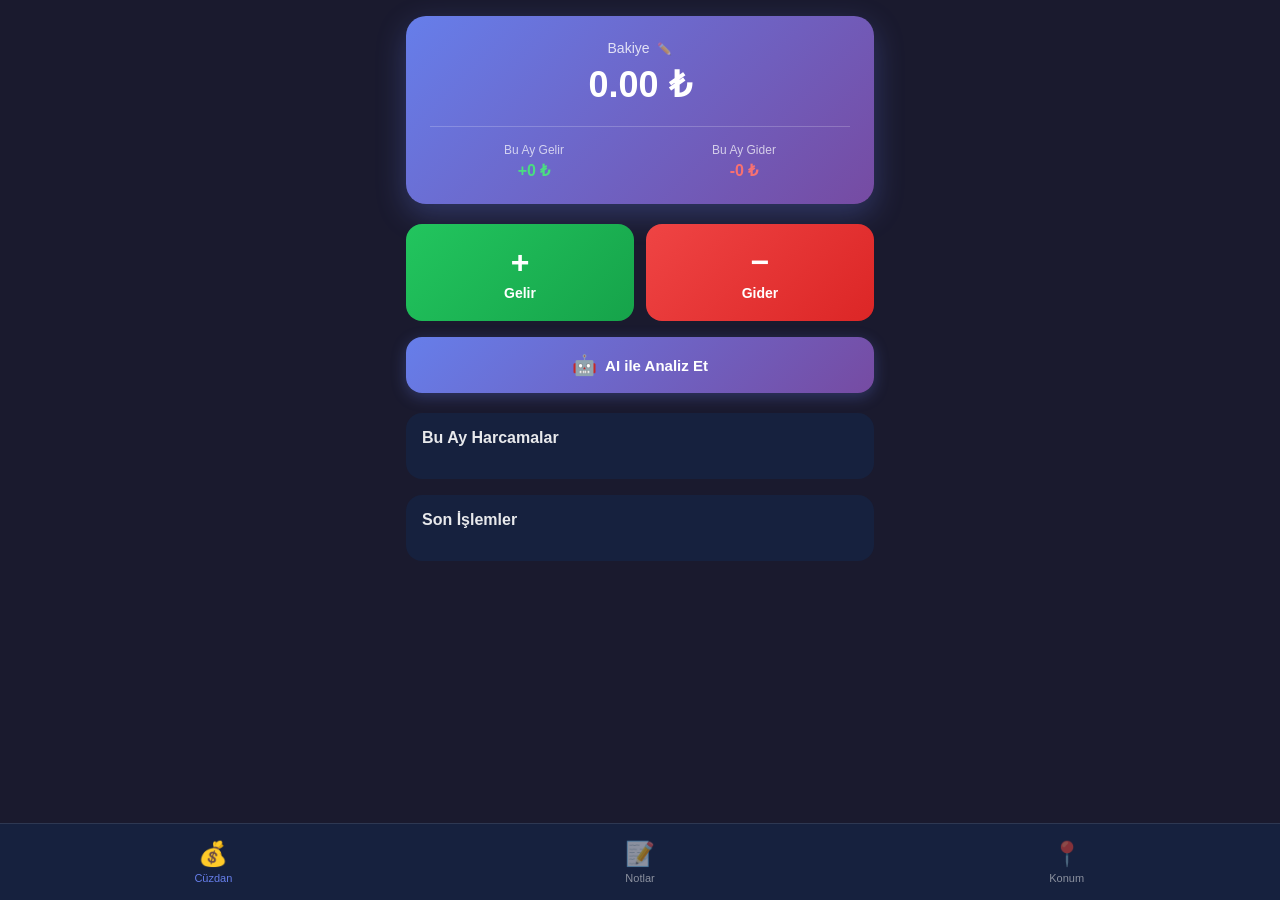
<file: index.html>
<!DOCTYPE html>
<html lang="tr">
<head>
    <meta charset="UTF-8">
    <meta name="viewport" content="width=device-width, initial-scale=1.0, user-scalable=no">
    <title>Asistan</title>
    <script src="https://telegram.org/js/telegram-web-app.js"></script>
    <link rel="stylesheet" href="style.css">
</head>
<body>
    <div class="app-container">
        <!-- ==================== CÜZDAN TAB ==================== -->
        <div class="tab-content active" id="tab-cuzdan">
            <div class="container">
                <!-- Bakiye Kartı -->
                <div class="balance-card" onclick="showBakiyeModal()">
                    <div class="balance-label">Bakiye <span class="edit-hint">✏️</span></div>
                    <div class="balance-amount" id="bakiye">0.00 ₺</div>
                    <div class="balance-stats">
                        <div class="stat">
                            <span class="stat-label">Bu Ay Gelir</span>
                            <span class="stat-value green" id="aylik-gelir">+0 ₺</span>
                        </div>
                        <div class="stat">
                            <span class="stat-label">Bu Ay Gider</span>
                            <span class="stat-value red" id="aylik-gider">-0 ₺</span>
                        </div>
                    </div>
                </div>

                <!-- Hızlı Butonlar -->
                <div class="quick-actions">
                    <button class="action-btn green" onclick="showGelirModal()">
                        <span class="action-icon">+</span>
                        <span class="action-text">Gelir</span>
                    </button>
                    <button class="action-btn red" onclick="showGiderModal()">
                        <span class="action-icon">−</span>
                        <span class="action-text">Gider</span>
                    </button>
                </div>

                <!-- AI Analiz Butonu -->
                <button class="ai-analyze-btn" onclick="sendToAI()">
                    <span class="ai-icon">🤖</span>
                    <span class="ai-text">AI ile Analiz Et</span>
                </button>

                <!-- Kategori Grafiği -->
                <div class="section">
                    <h3>Bu Ay Harcamalar</h3>
                    <div class="chart-container" id="chart">
                        <!-- JS ile doldurulacak -->
                    </div>
                </div>

                <!-- Son İşlemler -->
                <div class="section">
                    <h3>Son İşlemler</h3>
                    <div class="transactions" id="transactions">
                        <!-- JS ile doldurulacak -->
                    </div>
                </div>
            </div>
        </div>

        <!-- ==================== NOTLAR TAB ==================== -->
        <div class="tab-content" id="tab-notlar">
            <div class="container">
                <!-- Not Ekle Butonu -->
                <button class="add-note-btn" onclick="showNotEkleModal()">
                    <span>➕</span>
                    <span>Yeni Not Ekle</span>
                </button>

                <!-- Notlar Listesi -->
                <div class="section">
                    <h3>📝 Notlarım</h3>
                    <div class="notes-list" id="notes-list">
                        <!-- JS ile doldurulacak -->
                    </div>
                </div>
            </div>
        </div>

        <!-- ==================== KONUM TAB ==================== -->
        <div class="tab-content" id="tab-konum">
            <div class="container">
                <!-- Konum Kartı -->
                <div class="location-card" id="location-card">
                    <div class="location-icon">📍</div>
                    <div class="location-text" id="location-text">Konum alınmadı</div>
                    <button class="location-btn" onclick="getLocation()">
                        <span>📍</span>
                        <span>Konumumu Al</span>
                    </button>
                </div>

                <!-- Konum Bilgileri -->
                <div class="location-info" id="location-info" style="display: none;">
                    <!-- Hava Durumu -->
                    <div class="info-card" id="weather-card">
                        <div class="info-header">
                            <span class="info-icon">🌤️</span>
                            <span class="info-title">Hava Durumu</span>
                        </div>
                        <div class="info-content" id="weather-content">
                            Yükleniyor...
                        </div>
                    </div>

                    <!-- Namaz Vakitleri -->
                    <div class="info-card" id="prayer-card">
                        <div class="info-header">
                            <span class="info-icon">🕌</span>
                            <span class="info-title">Namaz Vakitleri</span>
                        </div>
                        <div class="info-content" id="prayer-content">
                            Yükleniyor...
                        </div>
                    </div>

                    <!-- Yakın Yerler -->
                    <div class="section">
                        <h3>📍 Yakın Yerler</h3>
                        <div class="nearby-categories">
                            <button class="nearby-btn" onclick="findNearby('pharmacy')">💊 Eczane</button>
                            <button class="nearby-btn" onclick="findNearby('fuel')">⛽ Benzinlik</button>
                            <button class="nearby-btn" onclick="findNearby('hospital')">🏥 Hastane</button>
                            <button class="nearby-btn" onclick="findNearby('mosque')">🕌 Cami</button>
                            <button class="nearby-btn" onclick="findNearby('atm')">🏧 ATM</button>
                            <button class="nearby-btn" onclick="findNearby('supermarket')">🛒 Market</button>
                            <button class="nearby-btn" onclick="findNearby('restaurant')">🍽️ Restoran</button>
                            <button class="nearby-btn" onclick="findNearby('cafe')">☕ Kafe</button>
                            <button class="nearby-btn" onclick="findNearby('parking')">🅿️ Otopark</button>
                            <button class="nearby-btn" onclick="findNearby('police')">👮 Polis</button>
                        </div>
                        <div class="nearby-results" id="nearby-results">
                            <!-- JS ile doldurulacak -->
                        </div>
                    </div>
                </div>
            </div>
        </div>

        <!-- ==================== ALT TAB BAR ==================== -->
        <div class="tab-bar">
            <button class="tab-btn active" onclick="switchTab('cuzdan')">
                <span class="tab-icon">💰</span>
                <span class="tab-text">Cüzdan</span>
            </button>
            <button class="tab-btn" onclick="switchTab('notlar')">
                <span class="tab-icon">📝</span>
                <span class="tab-text">Notlar</span>
            </button>
            <button class="tab-btn" onclick="switchTab('konum')">
                <span class="tab-icon">📍</span>
                <span class="tab-text">Konum</span>
            </button>
        </div>
    </div>

    <!-- ==================== MODALS ==================== -->

    <!-- Gelir Modal -->
    <div class="modal" id="gelir-modal">
        <div class="modal-content">
            <h3>➕ Gelir Ekle</h3>
            <input type="number" id="gelir-tutar" placeholder="Tutar (₺)" inputmode="decimal">
            <div class="kategori-grid" id="gelir-kategoriler">
                <button class="kat-btn" data-kat="maas">💼 Maaş</button>
                <button class="kat-btn" data-kat="ek_gelir">💵 Ek Gelir</button>
                <button class="kat-btn" data-kat="yatirim">📈 Yatırım</button>
                <button class="kat-btn" data-kat="hediye">🎁 Hediye</button>
                <button class="kat-btn" data-kat="iade">🔄 İade</button>
                <button class="kat-btn" data-kat="diger_gelir">💰 Diğer</button>
            </div>
            <input type="text" id="gelir-aciklama" placeholder="Açıklama (opsiyonel)">
            <div class="modal-buttons">
                <button class="btn cancel" onclick="closeModal('gelir-modal')">İptal</button>
                <button class="btn confirm" onclick="gelirEkle()">Ekle</button>
            </div>
        </div>
    </div>

    <!-- Gider Modal -->
    <div class="modal" id="gider-modal">
        <div class="modal-content">
            <h3>➖ Gider Ekle</h3>
            <input type="number" id="gider-tutar" placeholder="Tutar (₺)" inputmode="decimal">
            <div class="kategori-grid" id="gider-kategoriler">
                <button class="kat-btn" data-kat="market">🛒 Market</button>
                <button class="kat-btn" data-kat="yemek">🍔 Yemek</button>
                <button class="kat-btn" data-kat="fatura">📄 Fatura</button>
                <button class="kat-btn" data-kat="yakit">⛽ Yakıt</button>
                <button class="kat-btn" data-kat="ulasim">🚌 Ulaşım</button>
                <button class="kat-btn" data-kat="saglik">💊 Sağlık</button>
                <button class="kat-btn" data-kat="giyim">👕 Giyim</button>
                <button class="kat-btn" data-kat="eglence">🎮 Eğlence</button>
                <button class="kat-btn" data-kat="kira">🏠 Kira</button>
                <button class="kat-btn" data-kat="diger_gider">💸 Diğer</button>
            </div>
            <input type="text" id="gider-aciklama" placeholder="Açıklama (opsiyonel)">
            <div class="modal-buttons">
                <button class="btn cancel" onclick="closeModal('gider-modal')">İptal</button>
                <button class="btn confirm" onclick="giderEkle()">Ekle</button>
            </div>
        </div>
    </div>

    <!-- Başlangıç Bakiye Modal -->
    <div class="modal" id="bakiye-modal">
        <div class="modal-content">
            <h3>💰 Başlangıç Bakiyesi</h3>
            <p class="modal-desc">Mevcut cüzdan bakiyenizi girin</p>
            <input type="number" id="baslangic-tutar" placeholder="Mevcut bakiye (₺)" inputmode="decimal">
            <div class="modal-buttons">
                <button class="btn cancel" onclick="closeModal('bakiye-modal')">İptal</button>
                <button class="btn confirm" onclick="baslangicBakiyeAyarla()">Kaydet</button>
            </div>
        </div>
    </div>

    <!-- İşlem Silme Onay Modal -->
    <div class="modal" id="sil-modal">
        <div class="modal-content">
            <h3>🗑️ İşlemi Sil</h3>
            <p class="modal-desc" id="sil-detay">Bu işlemi silmek istediğinize emin misiniz?</p>
            <div class="modal-buttons">
                <button class="btn cancel" onclick="closeModal('sil-modal')">İptal</button>
                <button class="btn confirm danger" onclick="islemSilOnayla()">Sil</button>
            </div>
        </div>
    </div>

    <!-- Not Ekle Modal -->
    <div class="modal" id="not-ekle-modal">
        <div class="modal-content">
            <h3>📝 Yeni Not</h3>
            <textarea id="not-icerik" placeholder="Notunuzu yazın..." rows="4"></textarea>
            <div class="hatirlatma-section">
                <label class="checkbox-label">
                    <input type="checkbox" id="hatirlatma-aktif" onchange="toggleHatirlatma()">
                    <span>⏰ Hatırlatma ekle</span>
                </label>
                <input type="datetime-local" id="hatirlatma-zaman" style="display: none;">
            </div>
            <div class="modal-buttons">
                <button class="btn cancel" onclick="closeModal('not-ekle-modal')">İptal</button>
                <button class="btn confirm" onclick="notEkle()">Kaydet</button>
            </div>
        </div>
    </div>

    <!-- Not Silme Modal -->
    <div class="modal" id="not-sil-modal">
        <div class="modal-content">
            <h3>🗑️ Notu Sil</h3>
            <p class="modal-desc" id="not-sil-detay">Bu notu silmek istediğinize emin misiniz?</p>
            <div class="modal-buttons">
                <button class="btn cancel" onclick="closeModal('not-sil-modal')">İptal</button>
                <button class="btn confirm danger" onclick="notSilOnayla()">Sil</button>
            </div>
        </div>
    </div>

    <script src="app.js"></script>
</body>
</html>
</file>
<file: style.css>
* {
    margin: 0;
    padding: 0;
    box-sizing: border-box;
}

body {
    font-family: -apple-system, BlinkMacSystemFont, 'Segoe UI', Roboto, sans-serif;
    background: var(--tg-theme-bg-color, #1a1a2e);
    color: var(--tg-theme-text-color, #ffffff);
    min-height: 100vh;
}

.app-container {
    display: flex;
    flex-direction: column;
    min-height: 100vh;
    padding-bottom: 70px;
}

.container {
    max-width: 500px;
    margin: 0 auto;
    padding: 16px;
}

/* ==================== TAB NAVIGATION ==================== */
.tab-content {
    display: none;
    flex: 1;
    overflow-y: auto;
}

.tab-content.active {
    display: block;
}

.tab-bar {
    position: fixed;
    bottom: 0;
    left: 0;
    right: 0;
    display: flex;
    background: var(--tg-theme-secondary-bg-color, #16213e);
    border-top: 1px solid rgba(255,255,255,0.1);
    padding: 8px 0;
    padding-bottom: max(8px, env(safe-area-inset-bottom));
}

.tab-btn {
    flex: 1;
    display: flex;
    flex-direction: column;
    align-items: center;
    justify-content: center;
    padding: 8px;
    background: transparent;
    border: none;
    color: rgba(255,255,255,0.5);
    cursor: pointer;
    transition: all 0.2s;
}

.tab-btn.active {
    color: var(--tg-theme-button-color, #667eea);
}

.tab-icon {
    font-size: 24px;
    margin-bottom: 4px;
}

.tab-text {
    font-size: 11px;
    font-weight: 500;
}

/* ==================== CÜZDAN ==================== */
.balance-card {
    background: linear-gradient(135deg, #667eea 0%, #764ba2 100%);
    border-radius: 20px;
    padding: 24px;
    text-align: center;
    margin-bottom: 20px;
    box-shadow: 0 10px 30px rgba(102, 126, 234, 0.3);
    cursor: pointer;
    transition: transform 0.2s;
}

.balance-card:active {
    transform: scale(0.98);
}

.balance-label {
    font-size: 14px;
    opacity: 0.8;
    margin-bottom: 8px;
}

.balance-amount {
    font-size: 36px;
    font-weight: bold;
    margin-bottom: 20px;
}

.balance-stats {
    display: flex;
    justify-content: space-around;
    border-top: 1px solid rgba(255,255,255,0.2);
    padding-top: 16px;
}

.stat {
    display: flex;
    flex-direction: column;
    align-items: center;
}

.stat-label {
    font-size: 12px;
    opacity: 0.7;
    margin-bottom: 4px;
}

.stat-value {
    font-size: 16px;
    font-weight: 600;
}

.stat-value.green { color: #4ade80; }
.stat-value.red { color: #f87171; }

/* Hızlı Butonlar */
.quick-actions {
    display: flex;
    gap: 12px;
    margin-bottom: 16px;
}

.action-btn {
    flex: 1;
    display: flex;
    flex-direction: column;
    align-items: center;
    justify-content: center;
    padding: 20px;
    border: none;
    border-radius: 16px;
    cursor: pointer;
    transition: transform 0.2s, box-shadow 0.2s;
}

.action-btn:active {
    transform: scale(0.95);
}

.action-btn.green {
    background: linear-gradient(135deg, #22c55e 0%, #16a34a 100%);
    color: white;
}

.action-btn.red {
    background: linear-gradient(135deg, #ef4444 0%, #dc2626 100%);
    color: white;
}

.action-icon {
    font-size: 32px;
    font-weight: bold;
    margin-bottom: 4px;
}

.action-text {
    font-size: 14px;
    font-weight: 600;
}

/* Bölümler */
.section {
    background: var(--tg-theme-secondary-bg-color, #16213e);
    border-radius: 16px;
    padding: 16px;
    margin-bottom: 16px;
}

.section h3 {
    font-size: 16px;
    margin-bottom: 16px;
    opacity: 0.9;
}

/* Grafik */
.chart-container {
    display: flex;
    flex-direction: column;
    gap: 12px;
}

.chart-bar {
    display: flex;
    align-items: center;
    gap: 12px;
}

.chart-label {
    width: 80px;
    font-size: 13px;
    display: flex;
    align-items: center;
    gap: 6px;
}

.chart-bar-bg {
    flex: 1;
    height: 24px;
    background: rgba(255,255,255,0.1);
    border-radius: 12px;
    overflow: hidden;
}

.chart-bar-fill {
    height: 100%;
    border-radius: 12px;
    transition: width 0.5s ease;
}

.chart-value {
    width: 70px;
    text-align: right;
    font-size: 13px;
    font-weight: 600;
}

/* İşlemler */
.transactions {
    display: flex;
    flex-direction: column;
    gap: 12px;
}

.transaction {
    display: flex;
    align-items: center;
    padding: 12px;
    background: rgba(255,255,255,0.05);
    border-radius: 12px;
}

.transaction-icon {
    width: 40px;
    height: 40px;
    border-radius: 12px;
    display: flex;
    align-items: center;
    justify-content: center;
    font-size: 20px;
    margin-right: 12px;
}

.transaction-icon.gelir {
    background: rgba(34, 197, 94, 0.2);
}

.transaction-icon.gider {
    background: rgba(239, 68, 68, 0.2);
}

.transaction-info {
    flex: 1;
}

.transaction-title {
    font-size: 14px;
    font-weight: 500;
    margin-bottom: 2px;
}

.transaction-date {
    font-size: 12px;
    opacity: 0.6;
}

.transaction-amount {
    font-size: 15px;
    font-weight: 600;
}

.transaction-amount.green { color: #4ade80; }
.transaction-amount.red { color: #f87171; }

/* ==================== NOTLAR ==================== */
.add-note-btn {
    width: 100%;
    display: flex;
    align-items: center;
    justify-content: center;
    gap: 8px;
    padding: 16px;
    margin-bottom: 16px;
    border: 2px dashed rgba(255,255,255,0.3);
    border-radius: 16px;
    background: transparent;
    color: var(--tg-theme-text-color, #ffffff);
    font-size: 16px;
    cursor: pointer;
    transition: all 0.2s;
}

.add-note-btn:active {
    background: rgba(255,255,255,0.1);
    border-color: var(--tg-theme-button-color, #667eea);
}

.notes-list {
    display: flex;
    flex-direction: column;
    gap: 12px;
}

.note-item {
    display: flex;
    align-items: flex-start;
    padding: 14px;
    background: rgba(255,255,255,0.05);
    border-radius: 12px;
}

.note-content {
    flex: 1;
}

.note-text {
    font-size: 14px;
    line-height: 1.5;
    margin-bottom: 8px;
    white-space: pre-wrap;
}

.note-date {
    font-size: 12px;
    opacity: 0.5;
}

.note-reminder {
    font-size: 12px;
    color: #f59e0b;
    margin-top: 4px;
}

.hatirlatma-section {
    margin-bottom: 16px;
}

.checkbox-label {
    display: flex;
    align-items: center;
    gap: 8px;
    cursor: pointer;
    margin-bottom: 8px;
}

.checkbox-label input[type="checkbox"] {
    width: 20px;
    height: 20px;
}

/* ==================== KONUM ==================== */
.location-card {
    background: linear-gradient(135deg, #3b82f6 0%, #1d4ed8 100%);
    border-radius: 20px;
    padding: 24px;
    text-align: center;
    margin-bottom: 20px;
}

.location-icon {
    font-size: 48px;
    margin-bottom: 12px;
}

.location-text {
    font-size: 16px;
    opacity: 0.9;
    margin-bottom: 16px;
}

.location-btn {
    display: inline-flex;
    align-items: center;
    gap: 8px;
    padding: 12px 24px;
    background: rgba(255,255,255,0.2);
    border: none;
    border-radius: 12px;
    color: white;
    font-size: 15px;
    font-weight: 600;
    cursor: pointer;
    transition: all 0.2s;
}

.location-btn:active {
    background: rgba(255,255,255,0.3);
    transform: scale(0.95);
}

.location-info {
    display: flex;
    flex-direction: column;
    gap: 16px;
}

.info-card {
    background: var(--tg-theme-secondary-bg-color, #16213e);
    border-radius: 16px;
    padding: 16px;
}

.info-header {
    display: flex;
    align-items: center;
    gap: 8px;
    margin-bottom: 12px;
}

.info-icon {
    font-size: 20px;
}

.info-title {
    font-size: 16px;
    font-weight: 600;
}

.info-content {
    font-size: 14px;
}

/* Hava Durumu */
.weather-main {
    display: flex;
    align-items: center;
    gap: 16px;
    margin-bottom: 8px;
}

.weather-temp {
    font-size: 32px;
    font-weight: bold;
}

.weather-desc {
    font-size: 16px;
    opacity: 0.8;
}

.weather-details {
    display: flex;
    gap: 16px;
    font-size: 13px;
    opacity: 0.7;
}

/* Namaz Vakitleri */
.prayer-times {
    display: grid;
    grid-template-columns: repeat(3, 1fr);
    gap: 8px;
}

.prayer-time {
    display: flex;
    flex-direction: column;
    align-items: center;
    padding: 8px;
    background: rgba(255,255,255,0.05);
    border-radius: 8px;
}

.prayer-time span:first-child {
    font-size: 12px;
    opacity: 0.7;
    margin-bottom: 4px;
}

.prayer-time span:last-child {
    font-size: 14px;
    font-weight: 600;
}

/* Yakın Yerler */
.nearby-categories {
    display: grid;
    grid-template-columns: repeat(3, 1fr);
    gap: 8px;
    margin-bottom: 16px;
}

.nearby-btn {
    padding: 12px 8px;
    border: 1px solid rgba(255,255,255,0.2);
    border-radius: 12px;
    background: transparent;
    color: var(--tg-theme-text-color, #ffffff);
    font-size: 12px;
    cursor: pointer;
    transition: all 0.2s;
}

.nearby-btn:active, .nearby-btn.active {
    background: var(--tg-theme-button-color, #667eea);
    border-color: var(--tg-theme-button-color, #667eea);
}

.nearby-results {
    display: flex;
    flex-direction: column;
    gap: 8px;
}

.nearby-item {
    display: flex;
    align-items: center;
    padding: 12px;
    background: rgba(255,255,255,0.05);
    border-radius: 12px;
    cursor: pointer;
    transition: all 0.2s;
}

.nearby-item:active {
    background: rgba(255,255,255,0.1);
}

.nearby-icon {
    font-size: 24px;
    margin-right: 12px;
}

.nearby-info {
    flex: 1;
}

.nearby-name {
    font-size: 14px;
    font-weight: 500;
    margin-bottom: 2px;
}

.nearby-distance {
    font-size: 12px;
    opacity: 0.6;
}

.nearby-arrow {
    font-size: 18px;
    opacity: 0.5;
}

.loading {
    text-align: center;
    padding: 20px;
    opacity: 0.7;
}

/* ==================== MODAL ==================== */
.modal {
    display: none;
    position: fixed;
    top: 0;
    left: 0;
    right: 0;
    bottom: 0;
    background: rgba(0,0,0,0.7);
    z-index: 100;
    align-items: flex-end;
    justify-content: center;
}

.modal.active {
    display: flex;
}

.modal-content {
    background: var(--tg-theme-bg-color, #1a1a2e);
    border-radius: 20px 20px 0 0;
    padding: 24px;
    width: 100%;
    max-width: 500px;
    max-height: 80vh;
    overflow-y: auto;
}

.modal-content h3 {
    text-align: center;
    margin-bottom: 20px;
    font-size: 18px;
}

.modal-content input,
.modal-content textarea {
    width: 100%;
    padding: 14px 16px;
    border: 1px solid rgba(255,255,255,0.2);
    border-radius: 12px;
    background: rgba(255,255,255,0.1);
    color: var(--tg-theme-text-color, #ffffff);
    font-size: 16px;
    margin-bottom: 16px;
    font-family: inherit;
    resize: none;
}

.modal-content input::placeholder,
.modal-content textarea::placeholder {
    color: rgba(255,255,255,0.5);
}

.kategori-grid {
    display: grid;
    grid-template-columns: repeat(3, 1fr);
    gap: 8px;
    margin-bottom: 16px;
}

.kat-btn {
    padding: 12px 8px;
    border: 1px solid rgba(255,255,255,0.2);
    border-radius: 12px;
    background: transparent;
    color: var(--tg-theme-text-color, #ffffff);
    font-size: 12px;
    cursor: pointer;
    transition: all 0.2s;
}

.kat-btn:hover, .kat-btn.selected {
    background: var(--tg-theme-button-color, #667eea);
    border-color: var(--tg-theme-button-color, #667eea);
}

.modal-buttons {
    display: flex;
    gap: 12px;
    margin-top: 16px;
}

.btn {
    flex: 1;
    padding: 14px;
    border: none;
    border-radius: 12px;
    font-size: 16px;
    font-weight: 600;
    cursor: pointer;
}

.btn.cancel {
    background: rgba(255,255,255,0.1);
    color: var(--tg-theme-text-color, #ffffff);
}

.btn.confirm {
    background: var(--tg-theme-button-color, #667eea);
    color: var(--tg-theme-button-text-color, #ffffff);
}

.btn.danger {
    background: linear-gradient(135deg, #ef4444 0%, #dc2626 100%);
    color: white;
}

/* ==================== ORTAK ==================== */
.empty-state {
    text-align: center;
    padding: 40px 20px;
    opacity: 0.6;
}

.empty-state-icon {
    font-size: 48px;
    margin-bottom: 12px;
}

.modal-desc {
    text-align: center;
    opacity: 0.7;
    font-size: 14px;
    margin-bottom: 16px;
    line-height: 1.5;
}

.delete-btn {
    background: transparent;
    border: none;
    font-size: 18px;
    padding: 8px;
    cursor: pointer;
    opacity: 0.5;
    transition: opacity 0.2s, transform 0.2s;
    margin-left: 8px;
}

.delete-btn:hover {
    opacity: 1;
}

.delete-btn:active {
    transform: scale(0.9);
}

.edit-hint {
    font-size: 12px;
    opacity: 0.6;
    margin-left: 4px;
}

/* AI Analiz Butonu */
.ai-analyze-btn {
    width: 100%;
    display: flex;
    align-items: center;
    justify-content: center;
    gap: 8px;
    padding: 16px;
    margin-bottom: 20px;
    border: none;
    border-radius: 16px;
    background: linear-gradient(135deg, #667eea 0%, #764ba2 100%);
    color: white;
    font-size: 16px;
    font-weight: 600;
    cursor: pointer;
    transition: transform 0.2s, box-shadow 0.2s;
    box-shadow: 0 4px 15px rgba(102, 126, 234, 0.3);
}

.ai-analyze-btn:active {
    transform: scale(0.98);
}

.ai-icon {
    font-size: 20px;
}

.ai-text {
    font-size: 15px;
}
</file>
